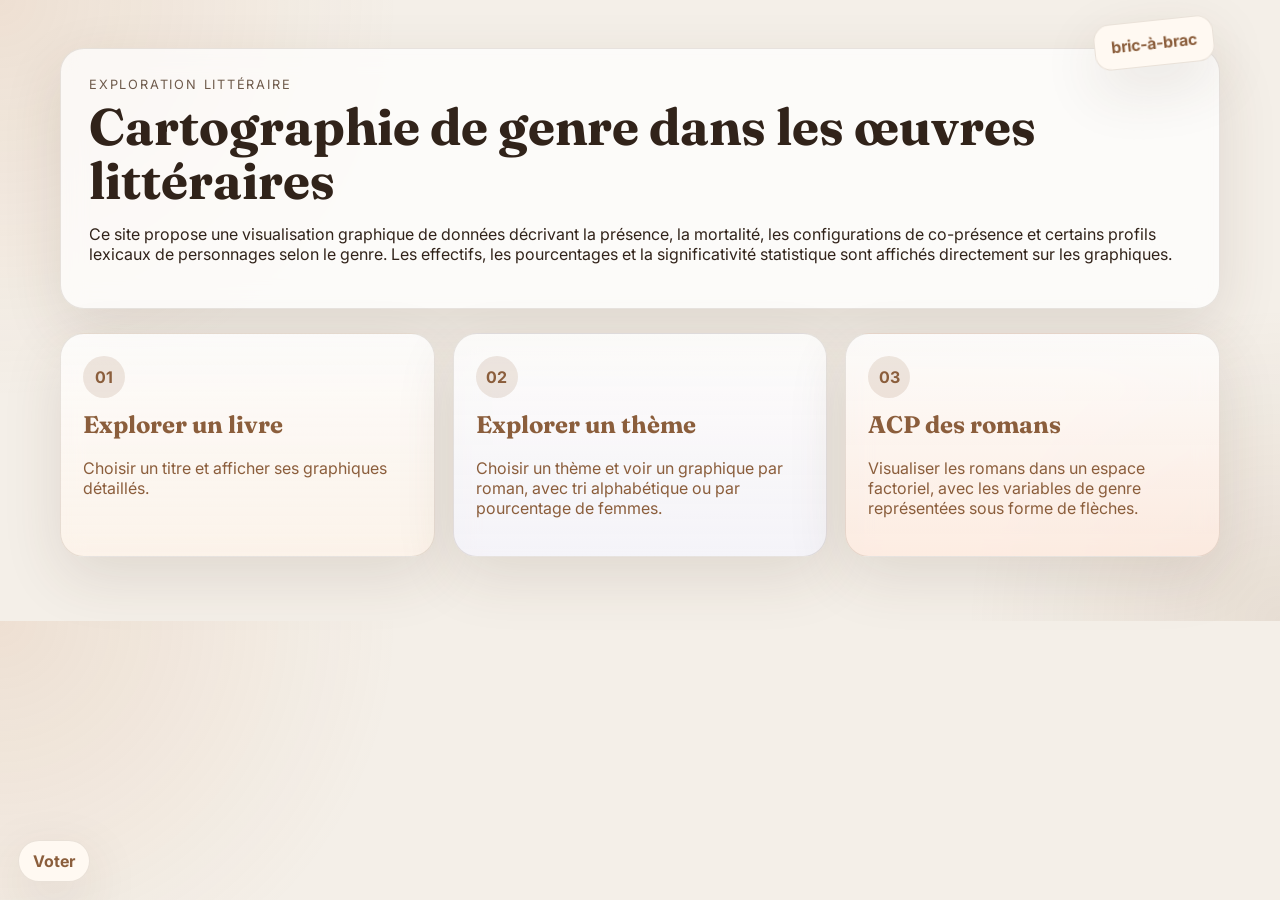
<file: pern_site_v2/index.html>
<!doctype html>
<html lang="fr">
<head>
  <meta charset="utf-8">
  <meta name="viewport" content="width=device-width, initial-scale=1">
  <title>Cartographie de genre dans les œuvres littéraires</title>
  <link rel="preconnect" href="https://fonts.googleapis.com">
  <link rel="preconnect" href="https://fonts.gstatic.com" crossorigin>
  <link href="https://fonts.googleapis.com/css2?family=Fraunces:wght@500;700&family=Inter:wght@400;500;600;700&display=swap" rel="stylesheet">
  <link rel="stylesheet" href="styles.css">
</head>
<body>
  <main class="page-shell home-shell">
    <a class="bric-button" href="bric-a-brac.html">bric-à-brac</a>
    <a class="floating-vote-button" href="vote.html">Voter</a>

    <section class="hero-card intro-frame">
      <p class="eyebrow">Exploration littéraire</p>
      <h1>Cartographie de genre dans les œuvres littéraires</h1>
      <p>
        Ce site propose une visualisation graphique de données décrivant la présence, la mortalité,
        les configurations de co-présence et certains profils lexicaux de personnages selon le genre.
        Les effectifs, les pourcentages et la significativité statistique sont affichés directement sur les graphiques.
      </p>
    </section>

    <section class="home-actions">
      <a class="action-card primary" href="livre.html">
        <span class="action-index">01</span>
        <h2>Explorer un livre</h2>
        <p>Choisir un titre et afficher ses graphiques détaillés.</p>
      </a>

      <a class="action-card secondary" href="comparaison.html">
        <span class="action-index">02</span>
        <h2>Explorer un thème</h2>
        <p>Choisir un thème et voir un graphique par roman, avec tri alphabétique ou par pourcentage de femmes.</p>
      </a>

      <a class="action-card accent" href="pca.html">
        <span class="action-index">03</span>
        <h2>ACP des romans</h2>
        <p>Visualiser les romans dans un espace factoriel, avec les variables de genre représentées sous forme de flèches.</p>
      </a>
    </section>
  </main>
</body>
</html>
</file>
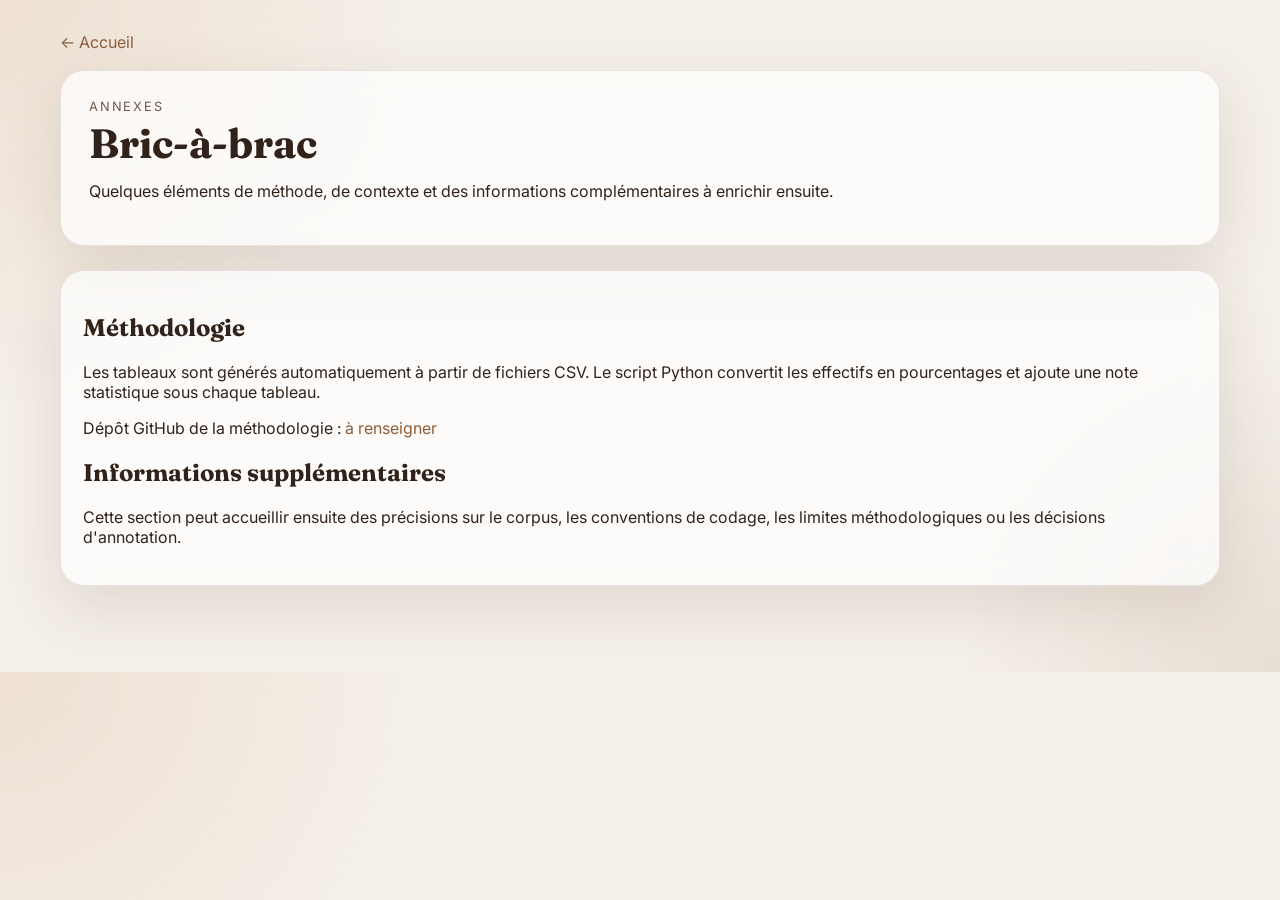
<file: pern_site_v2/bric-a-brac.html>
<!doctype html>
<html lang="fr">
<head>
  <meta charset="utf-8">
  <meta name="viewport" content="width=device-width, initial-scale=1">
  <title>Bric-à-brac</title>
  <link rel="preconnect" href="https://fonts.googleapis.com">
  <link rel="preconnect" href="https://fonts.gstatic.com" crossorigin>
  <link href="https://fonts.googleapis.com/css2?family=Fraunces:wght@500;700&family=Inter:wght@400;500;600;700&display=swap" rel="stylesheet">
  <link rel="stylesheet" href="styles.css">
</head>
<body>
  <main class="page-shell">
    <nav class="top-nav"><a href="index.html">← Accueil</a></nav>
    <section class="hero-card compact">
      <p class="eyebrow">Annexes</p>
      <h1>Bric-à-brac</h1>
      <p>Quelques éléments de méthode, de contexte et des informations complémentaires à enrichir ensuite.</p>
    </section>

    <section class="panel prose" id="bricContent">
      <h2>Méthodologie</h2>
      <p>
        Les tableaux sont générés automatiquement à partir de fichiers CSV. Le script Python convertit
        les effectifs en pourcentages et ajoute une note statistique sous chaque tableau.
      </p>
      <p>
        Dépôt GitHub de la méthodologie : <a id="methodologyLink" href="#">à renseigner</a>
      </p>

      <h2>Informations supplémentaires</h2>
      <p>
        Cette section peut accueillir ensuite des précisions sur le corpus, les conventions de codage,
        les limites méthodologiques ou les décisions d'annotation.
      </p>
    </section>
  </main>
  <script src="script.js"></script>
</body>
</html>
</file>
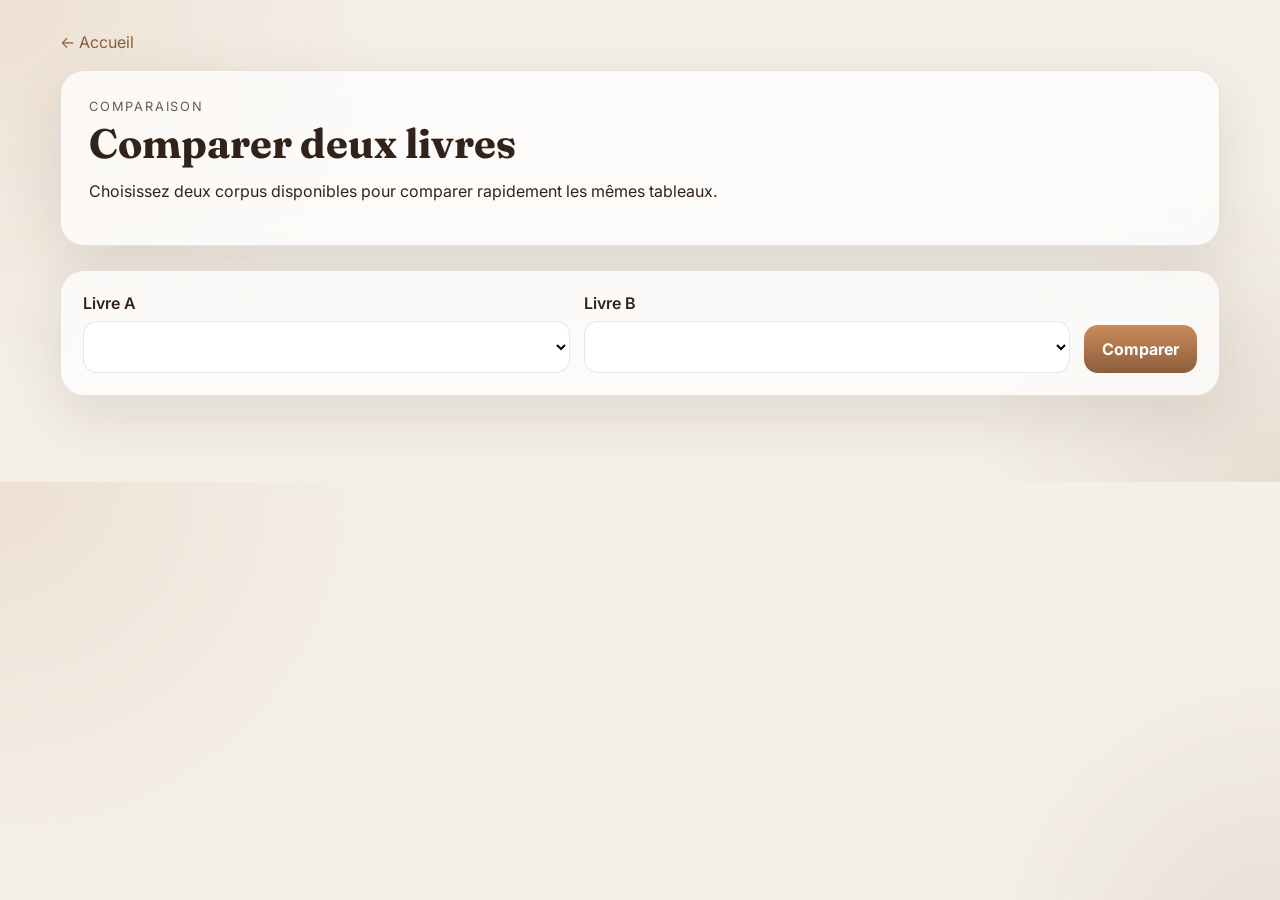
<file: pern_site_v2/comparaison.html>
<!doctype html>
<html lang="fr">
<head>
  <meta charset="utf-8">
  <meta name="viewport" content="width=device-width, initial-scale=1">
  <title>Comparer deux livres</title>
  <link rel="preconnect" href="https://fonts.googleapis.com">
  <link rel="preconnect" href="https://fonts.gstatic.com" crossorigin>
  <link href="https://fonts.googleapis.com/css2?family=Fraunces:wght@500;700&family=Inter:wght@400;500;600;700&display=swap" rel="stylesheet">
  <link rel="stylesheet" href="styles.css">
</head>
<body>
  <main class="page-shell">
    <nav class="top-nav"><a href="index.html">← Accueil</a></nav>
    <section class="hero-card compact">
      <p class="eyebrow">Comparaison</p>
      <h1>Comparer deux livres</h1>
      <p>Choisissez deux corpus disponibles pour comparer rapidement les mêmes tableaux.</p>
    </section>

    <section class="panel compare-controls">
      <div>
        <label for="bookA">Livre A</label>
        <select id="bookA"></select>
      </div>
      <div>
        <label for="bookB">Livre B</label>
        <select id="bookB"></select>
      </div>
      <button id="compareBtn" class="solid-btn">Comparer</button>
    </section>

    <section id="comparisonContent" class="compare-grid"></section>
  </main>
  <script src="script.js"></script>
</body>
</html>
</file>
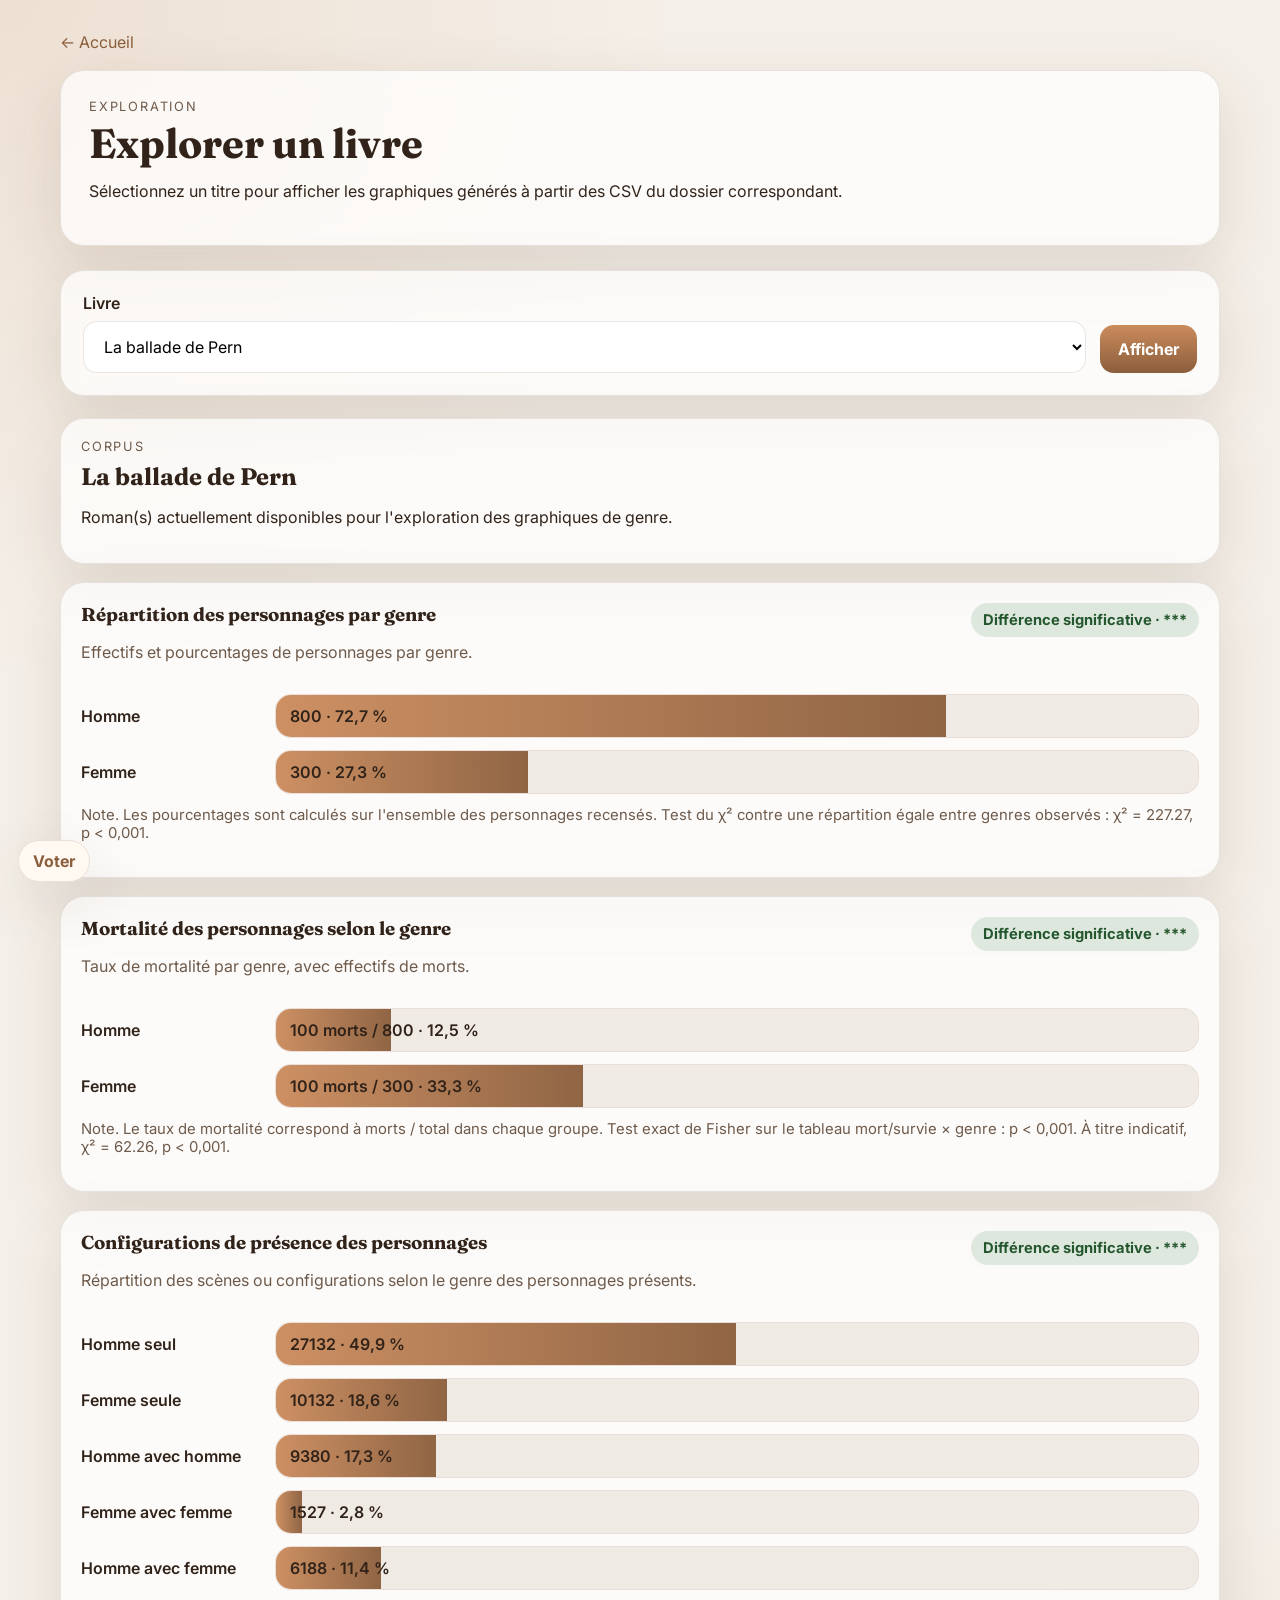
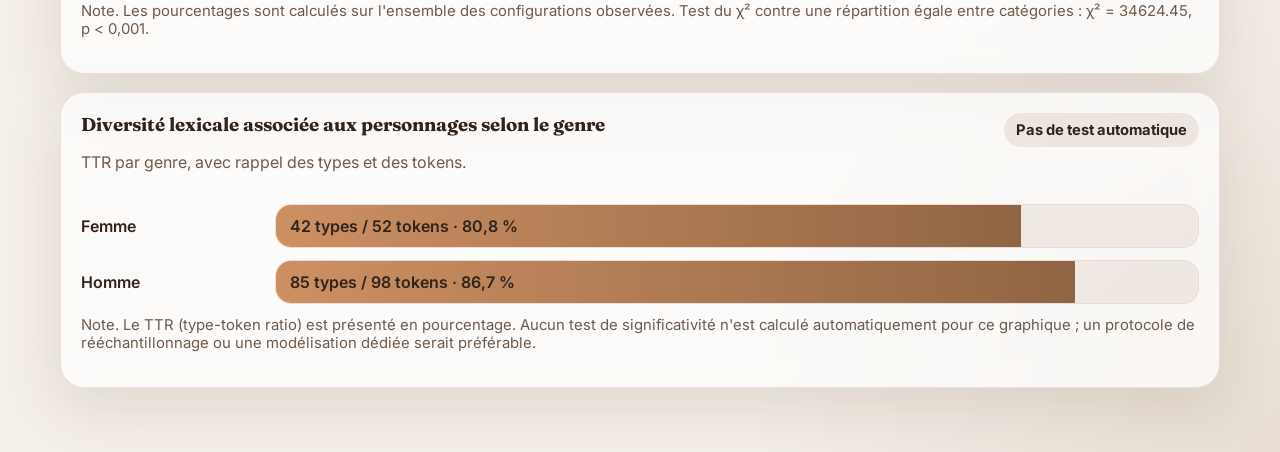
<file: pern_site_v2/livre.html>
<!doctype html>
<html lang="fr">
<head>
  <meta charset="utf-8">
  <meta name="viewport" content="width=device-width, initial-scale=1">
  <title>Explorer un livre</title>
  <link rel="preconnect" href="https://fonts.googleapis.com">
  <link rel="preconnect" href="https://fonts.gstatic.com" crossorigin>
  <link href="https://fonts.googleapis.com/css2?family=Fraunces:wght@500;700&family=Inter:wght@400;500;600;700&display=swap" rel="stylesheet">
  <link rel="stylesheet" href="styles.css">
</head>
<body>
  <main class="page-shell">
    <a class="floating-vote-button" href="vote.html">Voter</a>
    <nav class="top-nav"><a href="index.html">← Accueil</a></nav>
    <section class="hero-card compact">
      <p class="eyebrow">Exploration</p>
      <h1>Explorer un livre</h1>
      <p>Sélectionnez un titre pour afficher les graphiques générés à partir des CSV du dossier correspondant.</p>
    </section>

    <section class="panel book-controls">
      <div>
        <label for="bookSelect">Livre</label>
        <select id="bookSelect"></select>
      </div>
      <button id="loadBookBtn" class="solid-btn">Afficher</button>
    </section>

    <section id="bookContent" class="stack"></section>
  </main>
  <script src="script.js"></script>
</body>
</html>
</file>
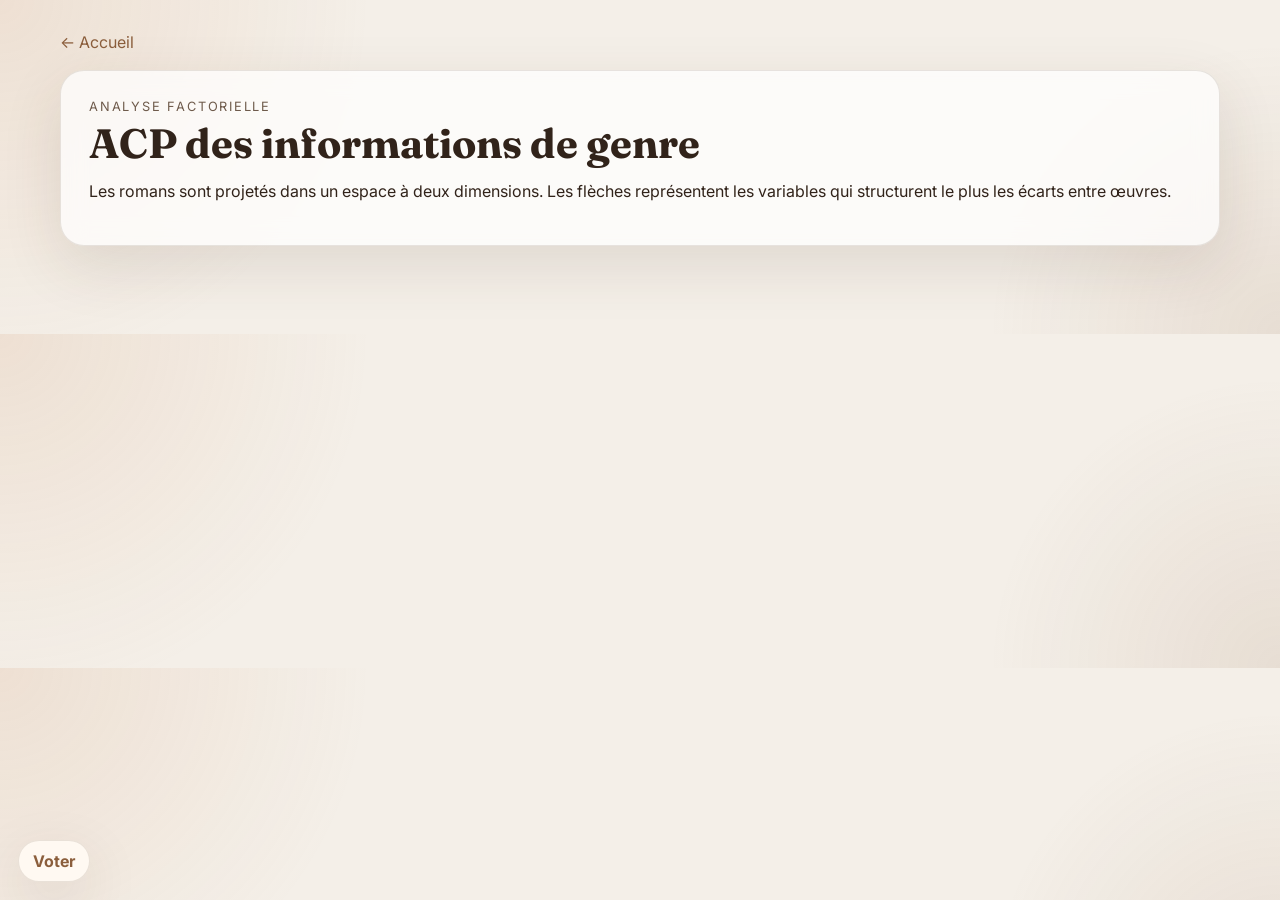
<file: pern_site_v2/pca.html>
<!doctype html>
<html lang="fr">
<head>
  <meta charset="utf-8">
  <script src="https://d3js.org/d3.v7.min.js"></script>
  <meta name="viewport" content="width=device-width, initial-scale=1">
  <title>ACP des romans</title>
  <link rel="preconnect" href="https://fonts.googleapis.com">
  <link rel="preconnect" href="https://fonts.gstatic.com" crossorigin>
  <link href="https://fonts.googleapis.com/css2?family=Fraunces:wght@500;700&family=Inter:wght@400;500;600;700&display=swap" rel="stylesheet">
  <link rel="stylesheet" href="styles.css">
</head>
<body>
  <main class="page-shell">
    <a class="floating-vote-button" href="vote.html">Voter</a>
    <nav class="top-nav"><a href="index.html">← Accueil</a></nav>
    <section class="hero-card compact">
      <p class="eyebrow">Analyse factorielle</p>
      <h1>ACP des informations de genre</h1>
      <p>Les romans sont projetés dans un espace à deux dimensions. Les flèches représentent les variables qui structurent le plus les écarts entre œuvres.</p>
    </section>

    <section id="pcaContent" class="stack"></section>
  </main>
  <script src="script.js"></script>
</body>
</html>
</file>
<file: pern_site_v2/styles.css>
:root {
  --bg: #f4efe8;
  --bg-2: #f9f6f1;
  --card: rgba(255,255,255,0.72);
  --line: rgba(72, 49, 31, 0.12);
  --text: #31231a;
  --muted: #6e5a4b;
  --accent: #8b5e3c;
  --accent-2: #cb8b5c;
  --shadow: 0 20px 60px rgba(74, 47, 29, 0.12);
  --radius: 24px;
}

* { box-sizing: border-box; }
html, body { margin: 0; padding: 0; }
body {
  font-family: Inter, system-ui, sans-serif;
  color: var(--text);
  background:
    radial-gradient(circle at top left, rgba(203,139,92,0.15), transparent 28%),
    radial-gradient(circle at bottom right, rgba(139,94,60,0.12), transparent 22%),
    var(--bg);
}

a { color: var(--accent); text-decoration: none; }
a:hover { text-decoration: underline; }

.page-shell {
  max-width: 1200px;
  margin: 0 auto;
  padding: 32px 20px 64px;
  position: relative;
}
.home-shell { padding-top: 48px; }
.top-nav { margin-bottom: 18px; }

.hero-card, .panel, .action-card, .table-card, .book-meta, .compare-column {
  backdrop-filter: blur(12px);
  background: var(--card);
  border: 1px solid var(--line);
  box-shadow: var(--shadow);
  border-radius: var(--radius);
}
.hero-card {
  padding: 28px;
  margin-bottom: 24px;
}
.hero-card h1 {
  font-family: Fraunces, serif;
  font-size: clamp(2rem, 4vw, 3.6rem);
  margin: 0 0 12px;
  line-height: 1.05;
}
.hero-card.compact h1 { font-size: clamp(1.8rem, 3.2vw, 2.8rem); }
.eyebrow {
  text-transform: uppercase;
  letter-spacing: .14em;
  color: var(--muted);
  font-size: .8rem;
  margin: 0 0 8px;
}

.home-actions {
  display: grid;
  grid-template-columns: repeat(3, minmax(0, 1fr));
  gap: 18px;
}
.action-card {
  display: block;
  padding: 22px;
  min-height: 180px;
  transition: transform .18s ease, box-shadow .18s ease;
}
.action-card:hover { transform: translateY(-4px); text-decoration: none; }
.action-card h2 { font-family: Fraunces, serif; margin-top: 12px; }
.action-index {
  display: inline-flex; align-items: center; justify-content: center;
  width: 42px; height: 42px; border-radius: 999px;
  background: rgba(139,94,60,0.14); font-weight: 700;
}
.primary { background: linear-gradient(180deg, rgba(255,255,255,.8), rgba(255,244,234,.7)); }
.secondary { background: linear-gradient(180deg, rgba(255,255,255,.78), rgba(245,245,255,.72)); }
.accent { background: linear-gradient(180deg, rgba(255,255,255,.8), rgba(255,235,224,.78)); }

.bric-button {
  position: absolute;
  right: 26px;
  top: 20px;
  transform: rotate(-6deg);
  z-index: 1000;
  background: #fff9f2;
  border: 1px solid var(--line);
  border-radius: 16px;
  padding: 12px 16px;
  box-shadow: var(--shadow);
  font-weight: 700;
}

.panel { padding: 22px; margin-bottom: 22px; }
.stack { display: grid; gap: 18px; }
.gap-sm { gap: 10px; }
.compare-controls {
  display: grid;
  grid-template-columns: 1fr 1fr auto;
  gap: 14px;
  align-items: end;
}
label { display: block; margin-bottom: 8px; font-weight: 600; }
select, button {
  font: inherit;
}
select {
  width: 100%; padding: 14px 16px; border-radius: 14px; border: 1px solid var(--line); background: white;
}
.solid-btn {
  border: 0;
  border-radius: 14px;
  background: linear-gradient(180deg, var(--accent-2), var(--accent));
  color: white;
  padding: 14px 18px;
  font-weight: 700;
  cursor: pointer;
}

.book-meta { padding: 20px; }
.book-meta h2 { margin: 6px 0 8px; font-family: Fraunces, serif; }
.table-card { padding: 18px; overflow-x: auto; }
.table-card h3 { margin-top: 0; font-family: Fraunces, serif; }
.table-wrap { overflow-x: auto; }
table { width: 100%; border-collapse: collapse; min-width: 460px; }
th, td { padding: 12px 10px; border-bottom: 1px solid var(--line); text-align: left; }
th { font-size: .95rem; }
.footnote { color: var(--muted); font-size: .93rem; margin-top: 12px; }
.muted { color: var(--muted); }
.status-box {
  padding: 12px 14px; border-radius: 14px; background: rgba(139,94,60,.08); color: var(--text);
}
.result-bar-wrap { margin: 12px 0; }
.result-bar-label { display:flex; justify-content: space-between; gap: 12px; margin-bottom: 6px; }
.result-bar {
  height: 14px; border-radius: 999px; background: rgba(139,94,60,.12); overflow: hidden;
}
.result-bar-fill {
  height: 100%; border-radius: 999px; background: linear-gradient(90deg, var(--accent-2), var(--accent));
}
.compare-grid { display: grid; grid-template-columns: 1fr 1fr; gap: 18px; }
.compare-column { padding: 18px; }
.prose h2 { font-family: Fraunces, serif; }

@media (max-width: 900px) {
  .home-actions, .compare-grid, .compare-controls { grid-template-columns: 1fr; }
  .bric-button { position: static; display: inline-block; margin-bottom: 16px; }
}


.floating-vote-button {
  position: fixed;
  left: 18px;
  bottom: 18px;
  z-index: 1200;
  background: #fff9f2;
  border: 1px solid var(--line);
  border-radius: 999px;
  padding: 10px 14px;
  box-shadow: var(--shadow);
  font-weight: 700;
}

.book-controls {
  display: grid;
  grid-template-columns: 1fr auto;
  gap: 14px;
  align-items: end;
}

.chart-card, .theme-book-card {
  backdrop-filter: blur(12px);
  background: var(--card);
  border: 1px solid var(--line);
  box-shadow: var(--shadow);
  border-radius: var(--radius);
}

.chart-card { padding: 20px; }
.compact-chart { box-shadow: none; background: rgba(255,255,255,0.58); }
.chart-head, .theme-book-head {
  display: flex;
  justify-content: space-between;
  gap: 16px;
  align-items: flex-start;
}
.chart-head h3 { margin: 0 0 6px; font-family: Fraunces, serif; }
.chart-block { display: grid; gap: 12px; margin-top: 16px; }
.chart-row {
  display: grid;
  grid-template-columns: minmax(120px, 180px) minmax(0, 1fr);
  gap: 14px;
  align-items: center;
}
.chart-label { font-weight: 600; }
.chart-bar-shell {
  position: relative;
  min-height: 44px;
  border-radius: 16px;
  overflow: hidden;
  background: rgba(139,94,60,.10);
  border: 1px solid rgba(139,94,60,.08);
}
.chart-bar-fill {
  position: absolute;
  inset: 0 auto 0 0;
  background: linear-gradient(90deg, rgba(203,139,92,.95), rgba(139,94,60,.95));
}
.chart-bar-text {
  position: relative;
  z-index: 2;
  padding: 11px 14px;
  font-weight: 600;
}
.sig-badge, .metric-chip {
  white-space: nowrap;
  padding: 8px 12px;
  border-radius: 999px;
  font-size: .92rem;
  font-weight: 700;
}
.sig-badge.significant { background: rgba(44, 122, 68, .14); color: #24572e; }
.sig-badge.nonsignificant, .sig-badge.neutral { background: rgba(139,94,60,.12); color: var(--text); }
.metric-chip { background: rgba(139,94,60,.12); }
.theme-grid, .compare-grid { display: grid; gap: 18px; }
.theme-book-card { padding: 20px; }
.pca-explainer { max-width: 72ch; }
.pca-svg { width: 100%; height: auto; }
.pca-axis {
  stroke: #7d8797;
  stroke-width: 1.4;
}
.pca-axis-label {
  font-size: 12px;
  font-weight: 700;
  fill: #465065;
}

.pca-bg {
  fill: #fbfcfe;
}

.pca-arrow-line {
  stroke: #8b5a9f;
  stroke-width: 2;
}
.pca-point {
  fill: #2f6fed;
  stroke: white;
  stroke-width: 2;
}
.pca-point { fill: #31231a; }
.pca-marker { fill: var(--accent); }
.pca-label-link {
  stroke: #9aa3b2;
  stroke-width: 1;
  stroke-dasharray: 3 3;
  opacity: 0.9;
}

.pca-point-label {
  font-size: 12px;
  font-weight: 600;
  fill: #24324a;
}

.pca-arrow-label {
  font-size: 12px;
  font-weight: 700;
  fill: #6b2f6b;
}

@media (max-width: 900px) {
  .book-controls { grid-template-columns: 1fr; }
  .chart-head, .theme-book-head, .chart-row { grid-template-columns: 1fr; display: grid; }
  .chart-row { gap: 8px; }
  .floating-vote-button { left: 12px; bottom: 12px; }
}
</file>
